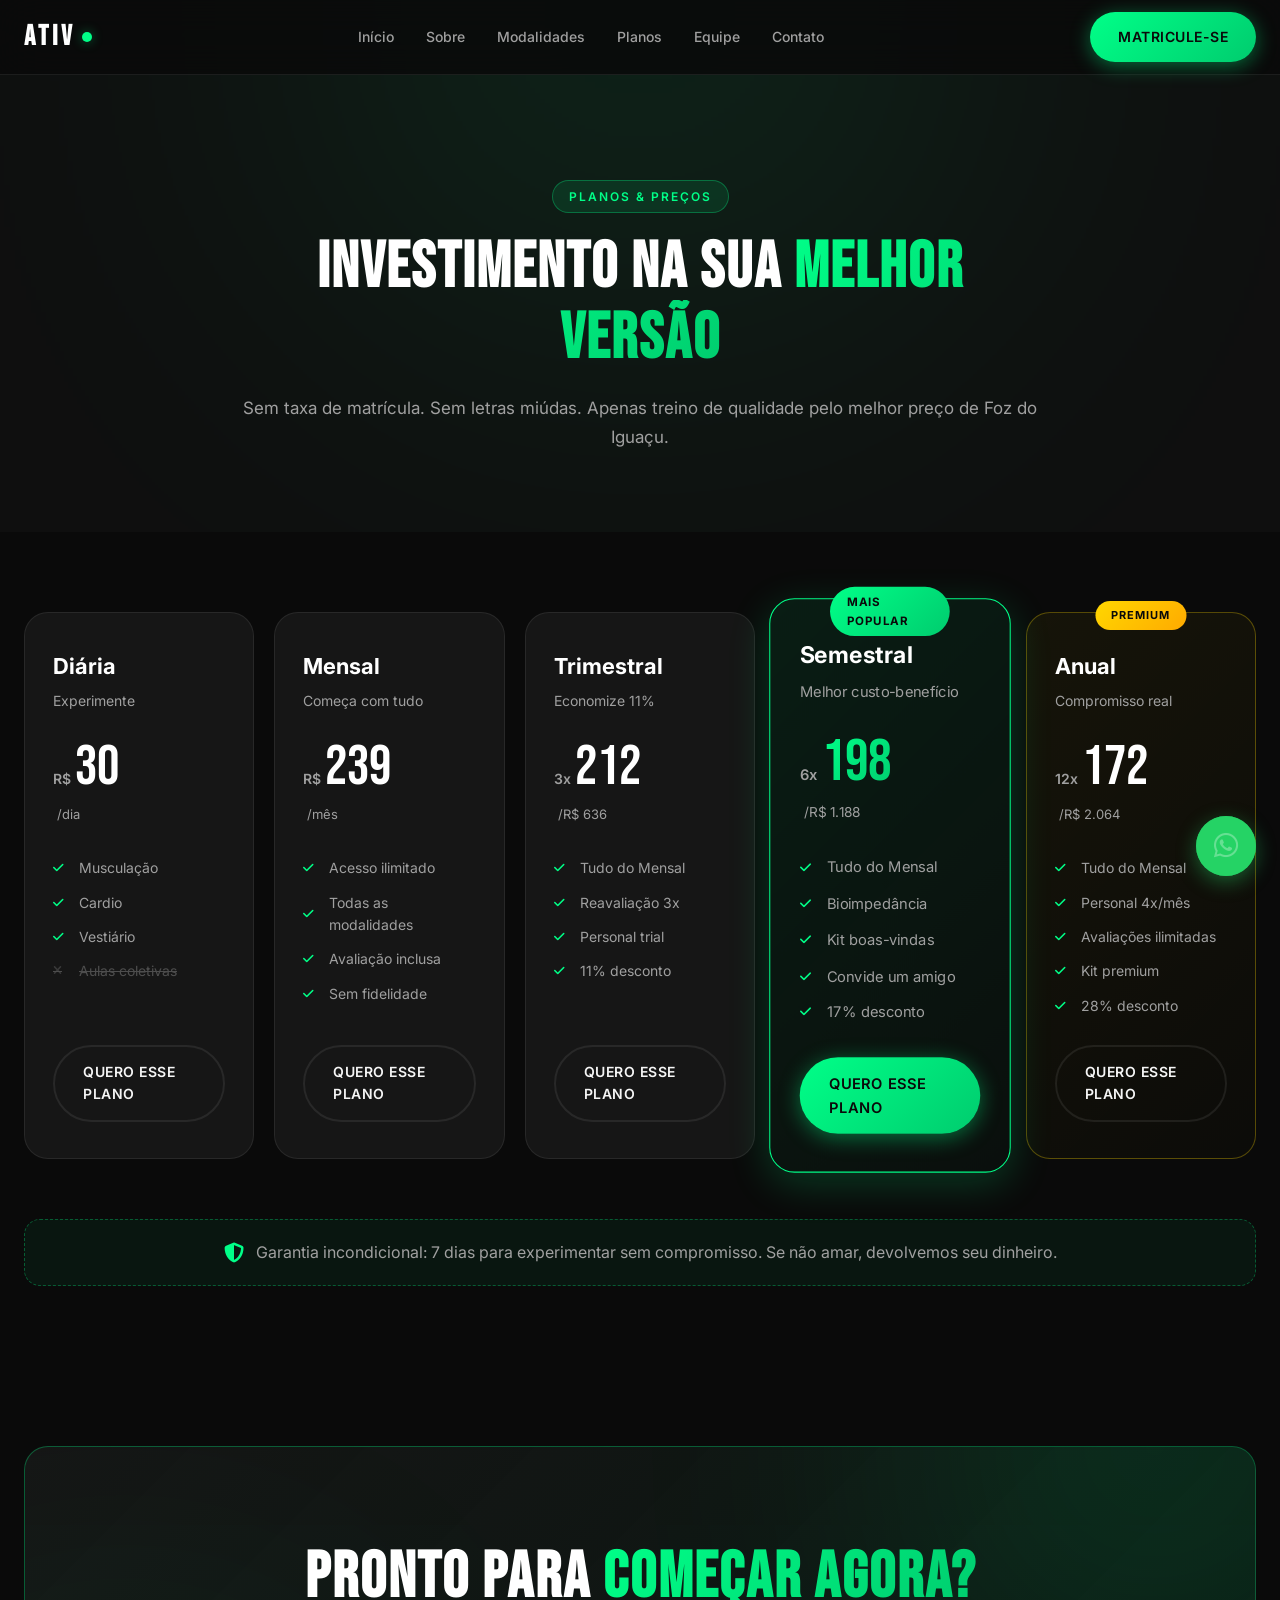
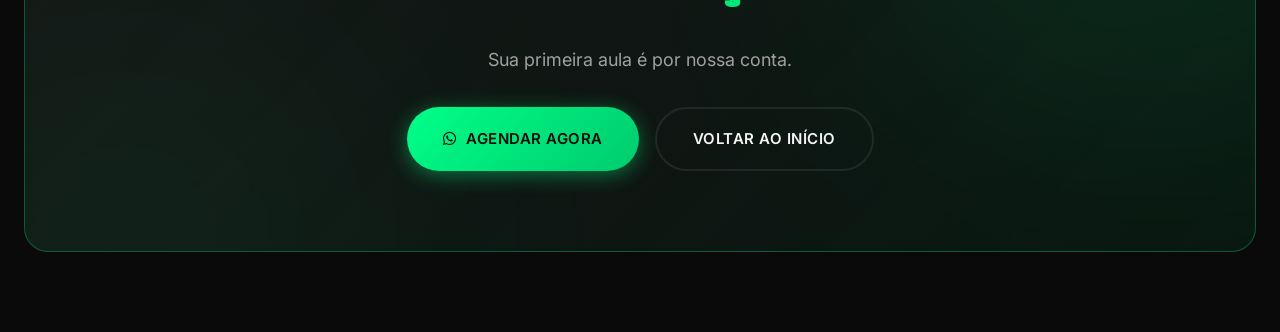
<file: pages/planos.html>
<!DOCTYPE html>
<html lang="pt-BR">
<head>
    <meta charset="UTF-8">
    <meta name="viewport" content="width=device-width, initial-scale=1.0">
    <meta name="description" content="Planos e preços da Ativ Academia em Foz do Iguaçu. Diária a partir de R$ 30 e mensalidade desde R$ 172.">
    <meta name="theme-color" content="#00ff88">
    <title>Planos & Preços | Ativ Academia</title>
    <link rel="icon" type="image/svg+xml" href="data:image/svg+xml,%3Csvg xmlns='http://www.w3.org/2000/svg' viewBox='0 0 100 100'%3E%3Crect width='100' height='100' rx='20' fill='%230a0a0a'/%3E%3Ctext x='50' y='68' font-family='Arial Black' font-size='52' font-weight='900' text-anchor='middle' fill='%2300ff88'%3EA%3C/text%3E%3C/svg%3E">
    <link rel="preconnect" href="https://fonts.googleapis.com">
    <link rel="preconnect" href="https://fonts.gstatic.com" crossorigin>
    <link href="https://fonts.googleapis.com/css2?family=Bebas+Neue&family=Inter:wght@300;400;500;600;700;800;900&display=swap" rel="stylesheet">
    <link rel="stylesheet" href="https://cdnjs.cloudflare.com/ajax/libs/font-awesome/6.5.1/css/all.min.css">
    <link rel="stylesheet" href="../css/style.css">
    <link rel="stylesheet" href="../css/inner.css">
</head>
<body>

    <a href="https://wa.me/554533777654?text=Olá!%20Vim%20pelo%20site%20da%20Ativ%20Academia" target="_blank" rel="noopener" class="floating-whatsapp" aria-label="Fale conosco pelo WhatsApp">
        <i class="fab fa-whatsapp"></i>
        <span class="pulse"></span>
    </a>

    <header class="header scrolled" id="header">
        <nav class="nav container">
            <a href="../index.html" class="nav-logo">
                <span class="logo-text">ATIV</span>
                <span class="logo-dot"></span>
            </a>
            <ul class="nav-menu" id="navMenu">
                <li><a href="../index.html" class="nav-link">Início</a></li>
                <li><a href="../index.html#sobre" class="nav-link">Sobre</a></li>
                <li><a href="../index.html#modalidades" class="nav-link">Modalidades</a></li>
                <li><a href="planos.html" class="nav-link active">Planos</a></li>
                <li><a href="../index.html#equipe" class="nav-link">Equipe</a></li>
                <li><a href="../index.html#contato" class="nav-link">Contato</a></li>
            </ul>
            <div class="nav-actions">
                <a href="https://wa.me/554533777654" target="_blank" rel="noopener" class="btn btn-primary nav-cta">Matricule-se</a>
                <button type="button" class="nav-toggle" id="navToggle" aria-label="Abrir menu de navegação">
                    <span></span><span></span><span></span>
                </button>
            </div>
        </nav>
    </header>

    <!-- Page Hero -->
    <section class="page-hero">
        <div class="container">
            <div class="page-hero-content">
                <span class="section-tag" data-aos="fade-up">Planos & Preços</span>
                <h1 class="section-title" data-aos="fade-up" data-aos-delay="100">Investimento na sua <span class="text-gradient">melhor versão</span></h1>
                <p class="section-subtitle" data-aos="fade-up" data-aos-delay="200">Sem taxa de matrícula. Sem letras miúdas. Apenas treino de qualidade pelo melhor preço de Foz do Iguaçu.</p>
            </div>
        </div>
    </section>

    <!-- Comparativo -->
    <section class="comparativo">
        <div class="container">
            <div class="planos-grid">
                <div class="plano-card" data-aos="fade-up">
                    <div class="plano-header"><h3>Diária</h3><p>Experimente</p></div>
                    <div class="plano-price"><span class="currency">R$</span><span class="value">30</span><span class="period">/dia</span></div>
                    <ul class="plano-features">
                        <li><i class="fas fa-check"></i> Musculação</li>
                        <li><i class="fas fa-check"></i> Cardio</li>
                        <li><i class="fas fa-check"></i> Vestiário</li>
                        <li class="disabled"><i class="fas fa-times"></i> Aulas coletivas</li>
                    </ul>
                    <a href="https://wa.me/554533777654" target="_blank" rel="noopener" class="btn btn-outline btn-block">Quero esse plano</a>
                </div>
                <div class="plano-card" data-aos="fade-up" data-aos-delay="100">
                    <div class="plano-header"><h3>Mensal</h3><p>Começa com tudo</p></div>
                    <div class="plano-price"><span class="currency">R$</span><span class="value">239</span><span class="period">/mês</span></div>
                    <ul class="plano-features">
                        <li><i class="fas fa-check"></i> Acesso ilimitado</li>
                        <li><i class="fas fa-check"></i> Todas as modalidades</li>
                        <li><i class="fas fa-check"></i> Avaliação inclusa</li>
                        <li><i class="fas fa-check"></i> Sem fidelidade</li>
                    </ul>
                    <a href="https://wa.me/554533777654" target="_blank" rel="noopener" class="btn btn-outline btn-block">Quero esse plano</a>
                </div>
                <div class="plano-card" data-aos="fade-up" data-aos-delay="200">
                    <div class="plano-header"><h3>Trimestral</h3><p>Economize 11%</p></div>
                    <div class="plano-price"><span class="currency">3x</span><span class="value">212</span><span class="period">/R$ 636</span></div>
                    <ul class="plano-features">
                        <li><i class="fas fa-check"></i> Tudo do Mensal</li>
                        <li><i class="fas fa-check"></i> Reavaliação 3x</li>
                        <li><i class="fas fa-check"></i> Personal trial</li>
                        <li><i class="fas fa-check"></i> 11% desconto</li>
                    </ul>
                    <a href="https://wa.me/554533777654" target="_blank" rel="noopener" class="btn btn-outline btn-block">Quero esse plano</a>
                </div>
                <div class="plano-card plano-featured" data-aos="fade-up" data-aos-delay="300">
                    <div class="plano-badge">Mais Popular</div>
                    <div class="plano-header"><h3>Semestral</h3><p>Melhor custo-benefício</p></div>
                    <div class="plano-price"><span class="currency">6x</span><span class="value">198</span><span class="period">/R$ 1.188</span></div>
                    <ul class="plano-features">
                        <li><i class="fas fa-check"></i> Tudo do Mensal</li>
                        <li><i class="fas fa-check"></i> Bioimpedância</li>
                        <li><i class="fas fa-check"></i> Kit boas-vindas</li>
                        <li><i class="fas fa-check"></i> Convide um amigo</li>
                        <li><i class="fas fa-check"></i> 17% desconto</li>
                    </ul>
                    <a href="https://wa.me/554533777654" target="_blank" rel="noopener" class="btn btn-primary btn-block">Quero esse plano</a>
                </div>
                <div class="plano-card plano-premium" data-aos="fade-up" data-aos-delay="400">
                    <div class="plano-badge plano-badge-premium">Premium</div>
                    <div class="plano-header"><h3>Anual</h3><p>Compromisso real</p></div>
                    <div class="plano-price"><span class="currency">12x</span><span class="value">172</span><span class="period">/R$ 2.064</span></div>
                    <ul class="plano-features">
                        <li><i class="fas fa-check"></i> Tudo do Mensal</li>
                        <li><i class="fas fa-check"></i> Personal 4x/mês</li>
                        <li><i class="fas fa-check"></i> Avaliações ilimitadas</li>
                        <li><i class="fas fa-check"></i> Kit premium</li>
                        <li><i class="fas fa-check"></i> 28% desconto</li>
                    </ul>
                    <a href="https://wa.me/554533777654" target="_blank" rel="noopener" class="btn btn-outline btn-block">Quero esse plano</a>
                </div>
            </div>
            <div class="planos-note" data-aos="fade-up">
                <i class="fas fa-shield-alt"></i>
                <p>Garantia incondicional: 7 dias para experimentar sem compromisso. Se não amar, devolvemos seu dinheiro.</p>
            </div>
        </div>
    </section>

    <!-- Voltar -->
    <section class="cta-final">
        <div class="container">
            <div class="cta-box" data-aos="zoom-in">
                <h2>Pronto para <span class="text-gradient">começar agora?</span></h2>
                <p>Sua primeira aula é por nossa conta.</p>
                <div class="cta-buttons">
                    <a href="https://wa.me/554533777654" target="_blank" rel="noopener" class="btn btn-primary btn-large"><i class="fab fa-whatsapp"></i> Agendar agora</a>
                    <a href="../index.html" class="btn btn-outline btn-large">Voltar ao início</a>
                </div>
            </div>
        </div>
    </section>

    <script src="../js/main.js"></script>
</body>
</html>
</file>
<file: css/style.css>
/* ============================================
   ATIV ACADEMIA - Premium Stylesheet
   Design: Dark, modern, vibrant green accents
   ============================================ */

/* CSS Variables */
:root {
    --color-primary: #00ff88;
    --color-primary-dark: #00cc6e;
    --color-primary-glow: rgba(0, 255, 136, 0.4);
    --color-bg: #0a0a0a;
    --color-bg-alt: #0f0f0f;
    --color-card: #161616;
    --color-card-hover: #1d1d1d;
    --color-border: rgba(255, 255, 255, 0.08);
    --color-border-hover: rgba(0, 255, 136, 0.3);
    --color-text: #f5f5f5;
    --color-text-muted: #a0a0a0;
    --color-text-dim: #6e6e6e;
    --color-white: #ffffff;
    --gradient-primary: linear-gradient(135deg, #00ff88 0%, #00cc6e 100%);
    --gradient-dark: linear-gradient(180deg, transparent 0%, rgba(10, 10, 10, 0.9) 100%);
    --gradient-glow: radial-gradient(circle at center, rgba(0, 255, 136, 0.15), transparent 70%);

    --font-display: 'Bebas Neue', 'Anton', sans-serif;
    --font-body: 'Inter', -apple-system, BlinkMacSystemFont, sans-serif;

    --container: 1280px;
    --radius-sm: 8px;
    --radius-md: 16px;
    --radius-lg: 24px;
    --radius-full: 9999px;

    --shadow-sm: 0 4px 20px rgba(0, 0, 0, 0.3);
    --shadow-md: 0 10px 40px rgba(0, 0, 0, 0.4);
    --shadow-glow: 0 10px 40px rgba(0, 255, 136, 0.2);

    --transition: 0.4s cubic-bezier(0.4, 0, 0.2, 1);
    --transition-slow: 0.8s cubic-bezier(0.4, 0, 0.2, 1);
}

/* Reset */
* {
    margin: 0;
    padding: 0;
    box-sizing: border-box;
}

html {
    scroll-behavior: smooth;
    scroll-padding-top: 80px;
}

body {
    font-family: var(--font-body);
    background: var(--color-bg);
    color: var(--color-text);
    line-height: 1.6;
    overflow-x: hidden;
    -webkit-font-smoothing: antialiased;
}

img { max-width: 100%; display: block; }
a { text-decoration: none; color: inherit; }
ul, ol { list-style: none; }
button { cursor: pointer; border: none; background: none; font-family: inherit; }

/* Container */
.container {
    max-width: var(--container);
    margin: 0 auto;
    padding: 0 24px;
    width: 100%;
}

/* Custom Scrollbar */
::-webkit-scrollbar { width: 10px; }
::-webkit-scrollbar-track { background: var(--color-bg); }
::-webkit-scrollbar-thumb { background: var(--color-primary-dark); border-radius: 10px; }
::-webkit-scrollbar-thumb:hover { background: var(--color-primary); }

/* Selection */
::selection { background: var(--color-primary); color: var(--color-bg); }

@keyframes pulse {
    0%, 100% { opacity: 1; }
    50% { opacity: 0.5; }
}

/* Scroll Progress Bar */
.scroll-progress {
    position: fixed;
    top: 0;
    left: 0;
    height: 3px;
    width: 0%;
    background: var(--gradient-primary);
    z-index: 1000;
    transition: width 0.1s ease;
    box-shadow: 0 0 10px var(--color-primary-glow);
}

/* ============================================
   FLOATING WHATSAPP
============================================ */
.floating-whatsapp {
    position: fixed;
    bottom: 24px;
    right: 24px;
    width: 60px;
    height: 60px;
    background: #25D366;
    border-radius: 50%;
    display: flex;
    align-items: center;
    justify-content: center;
    color: white;
    font-size: 28px;
    box-shadow: 0 6px 20px rgba(37, 211, 102, 0.4);
    z-index: 998;
    transition: transform var(--transition);
}
.floating-whatsapp:hover {
    transform: scale(1.1);
}
.floating-whatsapp .pulse {
    position: absolute;
    inset: 0;
    border-radius: 50%;
    background: #25D366;
    opacity: 0.7;
    animation: pulseRing 2s ease-out infinite;
}
@keyframes pulseRing {
    0% { transform: scale(1); opacity: 0.7; }
    100% { transform: scale(1.8); opacity: 0; }
}

/* ============================================
   HEADER / NAVIGATION
============================================ */
.header {
    position: fixed;
    top: 0;
    left: 0;
    width: 100%;
    z-index: 100;
    padding: 20px 0;
    transition: all var(--transition);
}
.header.scrolled {
    padding: 12px 0;
    background: rgba(10, 10, 10, 0.85);
    backdrop-filter: blur(20px);
    border-bottom: 1px solid var(--color-border);
}
.nav {
    display: flex;
    align-items: center;
    justify-content: space-between;
    gap: 40px;
}
.nav-logo {
    display: flex;
    align-items: center;
    gap: 6px;
    font-weight: 900;
}
.logo-text {
    font-family: var(--font-display);
    font-size: 28px;
    letter-spacing: 4px;
    color: var(--color-white);
}
.logo-dot {
    width: 10px;
    height: 10px;
    background: var(--color-primary);
    border-radius: 50%;
    box-shadow: 0 0 12px var(--color-primary-glow);
    animation: pulse 2s ease-in-out infinite;
}
.nav-menu {
    display: flex;
    align-items: center;
    gap: 32px;
    flex: 1;
    justify-content: center;
}
.nav-link {
    position: relative;
    font-size: 14px;
    font-weight: 500;
    color: var(--color-text-muted);
    transition: color var(--transition);
    padding: 8px 0;
}
.nav-link:hover, .nav-link.active {
    color: var(--color-primary);
}
.nav-link::after {
    content: '';
    position: absolute;
    bottom: 0;
    left: 50%;
    transform: translateX(-50%);
    width: 0;
    height: 2px;
    background: var(--color-primary);
    transition: width var(--transition);
}
.nav-link:hover::after, .nav-link.active::after {
    width: 100%;
}
.nav-actions {
    display: flex;
    align-items: center;
    gap: 16px;
}
.nav-toggle {
    display: none;
    flex-direction: column;
    gap: 5px;
}
.nav-toggle span {
    width: 28px;
    height: 2px;
    background: var(--color-text);
    transition: var(--transition);
}
.nav-toggle.active span:nth-child(1) { transform: rotate(45deg) translate(5px, 5px); }
.nav-toggle.active span:nth-child(2) { opacity: 0; }
.nav-toggle.active span:nth-child(3) { transform: rotate(-45deg) translate(7px, -7px); }

/* ============================================
   BUTTONS
============================================ */
.btn {
    display: inline-flex;
    align-items: center;
    justify-content: center;
    gap: 10px;
    padding: 14px 28px;
    border-radius: var(--radius-full);
    font-weight: 600;
    font-size: 14px;
    transition: all var(--transition);
    position: relative;
    overflow: hidden;
    cursor: pointer;
    text-transform: uppercase;
    letter-spacing: 0.5px;
}
.btn-primary {
    background: var(--gradient-primary);
    color: var(--color-bg);
    box-shadow: 0 4px 20px var(--color-primary-glow);
}
.btn-primary:hover {
    transform: translateY(-2px);
    box-shadow: 0 8px 30px var(--color-primary-glow);
}
.btn-outline {
    background: transparent;
    color: var(--color-text);
    border: 2px solid var(--color-border);
}
.btn-outline:hover {
    background: var(--color-primary);
    color: var(--color-bg);
    border-color: var(--color-primary);
    transform: translateY(-2px);
}
.btn-large {
    padding: 18px 36px;
    font-size: 15px;
}
.btn-block {
    width: 100%;
}

/* ============================================
   HERO
============================================ */
.hero {
    position: relative;
    min-height: 100vh;
    display: flex;
    align-items: center;
    overflow: hidden;
    padding: 120px 0 80px;
    isolation: isolate; /* Cria stacking context próprio para conter z-index dos filhos */
}
.hero-bg {
    position: absolute;
    inset: 0;
    z-index: 0;
    overflow: hidden;
}
.hero-image {
    position: absolute;
    inset: 0;
    width: 100%;
    height: 100%;
    object-fit: cover;
    opacity: 0.35;
    filter: grayscale(40%) contrast(1.1);
}
.hero-overlay {
    position: absolute;
    inset: 0;
    background: linear-gradient(180deg, rgba(10,10,10,0.6) 0%, rgba(10,10,10,0.8) 60%, var(--color-bg) 100%);
    z-index: 1;
}

.hero-shapes {
    position: absolute;
    inset: 0;
    overflow: hidden;
    pointer-events: none;
}
.shape {
    position: absolute;
    border-radius: 50%;
    filter: blur(80px);
    opacity: 0.4;
}
.shape-1 {
    width: 400px;
    height: 400px;
    background: var(--color-primary);
    top: -100px;
    right: -100px;
    animation: float 8s ease-in-out infinite;
}
.shape-2 {
    width: 300px;
    height: 300px;
    background: #00bbff;
    bottom: -50px;
    left: -50px;
    animation: float 10s ease-in-out infinite reverse;
}
.shape-3 {
    width: 200px;
    height: 200px;
    background: var(--color-primary);
    top: 50%;
    left: 40%;
    animation: float 12s ease-in-out infinite;
    opacity: 0.2;
}
@keyframes float {
    0%, 100% { transform: translate(0, 0); }
    50% { transform: translate(40px, -40px); }
}

.hero-container { position: relative; z-index: 2; }
.hero-content { max-width: 800px; }
.hero-tag {
    display: inline-flex;
    align-items: center;
    gap: 8px;
    padding: 8px 16px;
    background: rgba(0, 255, 136, 0.1);
    border: 1px solid rgba(0, 255, 136, 0.3);
    border-radius: var(--radius-full);
    color: var(--color-primary);
    font-size: 13px;
    font-weight: 500;
    margin-bottom: 24px;
    backdrop-filter: blur(10px);
}
.hero-title {
    font-family: var(--font-display);
    font-size: clamp(48px, 9vw, 120px);
    line-height: 0.95;
    letter-spacing: 2px;
    margin-bottom: 28px;
    color: var(--color-white);
}
.text-gradient {
    color: var(--color-primary); /* Fallback se gradiente não funcionar */
    background: var(--gradient-primary);
    -webkit-background-clip: text;
    -webkit-text-fill-color: transparent;
    background-clip: text;
}
@supports not (-webkit-background-clip: text) {
    .text-gradient { color: var(--color-primary); }
}
.hero-subtitle {
    font-size: 18px;
    color: var(--color-text-muted);
    max-width: 600px;
    margin-bottom: 40px;
    line-height: 1.7;
}
.hero-actions {
    display: flex;
    gap: 16px;
    flex-wrap: wrap;
    margin-bottom: 48px;
}
.hero-features {
    display: flex;
    gap: 32px;
    flex-wrap: wrap;
}
.feature-item {
    display: flex;
    align-items: center;
    gap: 8px;
    font-size: 14px;
    color: var(--color-text-muted);
}
.feature-item i {
    color: var(--color-primary);
    font-size: 18px;
}

.hero-scroll {
    position: absolute;
    bottom: 30px;
    left: 50%;
    transform: translateX(-50%);
    display: flex;
    flex-direction: column;
    align-items: center;
    gap: 12px;
    color: var(--color-text-dim);
    font-size: 12px;
    letter-spacing: 2px;
    text-transform: uppercase;
}
.scroll-indicator {
    width: 2px;
    height: 40px;
    background: linear-gradient(180deg, var(--color-primary), transparent);
    animation: scrollIndicator 2s ease-in-out infinite;
}
@keyframes scrollIndicator {
    0%, 100% { opacity: 0.3; transform: scaleY(0.5); }
    50% { opacity: 1; transform: scaleY(1); }
}

/* ============================================
   STATS
============================================ */
.stats {
    padding: 80px 0;
    background: var(--color-bg-alt);
    border-top: 1px solid var(--color-border);
    border-bottom: 1px solid var(--color-border);
}
.stats-grid {
    display: grid;
    grid-template-columns: repeat(4, 1fr);
    gap: 32px;
}
.stat-card {
    text-align: center;
    padding: 32px 16px;
    border-radius: var(--radius-md);
    transition: all var(--transition);
}
.stat-card:hover {
    background: var(--color-card);
    transform: translateY(-8px);
}
.stat-icon {
    width: 60px;
    height: 60px;
    margin: 0 auto 20px;
    background: rgba(0, 255, 136, 0.1);
    border-radius: 50%;
    display: flex;
    align-items: center;
    justify-content: center;
    color: var(--color-primary);
    font-size: 24px;
}
.stat-number {
    font-family: var(--font-display);
    font-size: 56px;
    color: var(--color-white);
    line-height: 1;
    margin-bottom: 8px;
    letter-spacing: 2px;
}
.stat-label {
    color: var(--color-text-muted);
    font-size: 14px;
    text-transform: uppercase;
    letter-spacing: 1px;
}

/* ============================================
   SECTION HEADER (Common)
============================================ */
section {
    padding: 120px 0;
    position: relative;
}
.section-header {
    text-align: center;
    max-width: 700px;
    margin: 0 auto 80px;
}
.section-tag {
    display: inline-block;
    padding: 6px 16px;
    background: rgba(0, 255, 136, 0.1);
    border: 1px solid rgba(0, 255, 136, 0.3);
    border-radius: var(--radius-full);
    color: var(--color-primary);
    font-size: 12px;
    font-weight: 600;
    letter-spacing: 2px;
    text-transform: uppercase;
    margin-bottom: 20px;
}
.section-title {
    font-family: var(--font-display);
    font-size: clamp(36px, 6vw, 64px);
    line-height: 1.1;
    letter-spacing: 2px;
    color: var(--color-white);
    margin-bottom: 20px;
}
.section-subtitle {
    color: var(--color-text-muted);
    font-size: 17px;
    line-height: 1.7;
}

/* ============================================
   ABOUT
============================================ */
.about-grid {
    display: grid;
    grid-template-columns: 1fr 1fr;
    gap: 80px;
    align-items: center;
}
.about-images {
    position: relative;
    height: 600px;
}
.about-img-main {
    position: absolute;
    top: 0;
    left: 0;
    width: 75%;
    height: 75%;
    border-radius: var(--radius-lg);
    overflow: hidden;
    box-shadow: var(--shadow-md);
}
.about-img-main img {
    width: 100%;
    height: 100%;
    object-fit: cover;
}
.about-img-secondary {
    position: absolute;
    bottom: 0;
    right: 0;
    width: 55%;
    height: 55%;
    border-radius: var(--radius-lg);
    overflow: hidden;
    border: 8px solid var(--color-bg);
    box-shadow: var(--shadow-md);
}
.about-img-secondary img {
    width: 100%;
    height: 100%;
    object-fit: cover;
}
.about-badge {
    position: absolute;
    top: 30px;
    right: 0;
    background: var(--gradient-primary);
    color: var(--color-bg);
    padding: 24px 28px;
    border-radius: var(--radius-md);
    text-align: center;
    box-shadow: var(--shadow-glow);
    z-index: 2;
}
.badge-number {
    display: block;
    font-family: var(--font-display);
    font-size: 48px;
    line-height: 1;
}
.badge-text {
    display: block;
    font-size: 12px;
    text-transform: uppercase;
    letter-spacing: 1px;
    max-width: 120px;
}
.about-content .section-title { text-align: left; }
.about-content .section-tag { text-align: left; }
.about-text {
    color: var(--color-text-muted);
    font-size: 16px;
    line-height: 1.8;
    margin-bottom: 16px;
}
.about-text strong {
    color: var(--color-text);
}
.about-features {
    margin: 40px 0;
    display: flex;
    flex-direction: column;
    gap: 24px;
}
.about-feature {
    display: flex;
    align-items: flex-start;
    gap: 16px;
}
.about-feature .feature-icon {
    width: 50px;
    height: 50px;
    background: rgba(0, 255, 136, 0.1);
    border-radius: 12px;
    display: flex;
    align-items: center;
    justify-content: center;
    color: var(--color-primary);
    font-size: 20px;
    flex-shrink: 0;
}
.about-feature h4 {
    color: var(--color-white);
    margin-bottom: 4px;
    font-size: 16px;
}
.about-feature p {
    color: var(--color-text-muted);
    font-size: 14px;
}

/* ============================================
   MODALIDADES
============================================ */
.modalidades { background: var(--color-bg-alt); }
.modalidades-grid {
    display: grid;
    grid-template-columns: repeat(3, 1fr);
    gap: 28px;
}
.modalidade-card {
    background: var(--color-card);
    border-radius: var(--radius-lg);
    overflow: hidden;
    transition: all var(--transition);
    border: 1px solid var(--color-border);
    position: relative;
}
.modalidade-card:hover {
    transform: translateY(-8px);
    border-color: var(--color-border-hover);
    box-shadow: var(--shadow-glow);
}
.card-image {
    position: relative;
    height: 240px;
    overflow: hidden;
}
.card-image img {
    width: 100%;
    height: 100%;
    object-fit: cover;
    transition: transform 0.6s ease;
}
.modalidade-card:hover .card-image img {
    transform: scale(1.1);
}
.card-overlay {
    position: absolute;
    inset: 0;
    background: linear-gradient(180deg, transparent 0%, rgba(22, 22, 22, 0.9) 100%);
}
.card-content {
    padding: 32px;
    position: relative;
}
.card-icon {
    width: 60px;
    height: 60px;
    background: var(--gradient-primary);
    border-radius: 16px;
    display: flex;
    align-items: center;
    justify-content: center;
    color: var(--color-bg);
    font-size: 24px;
    margin: -60px 0 24px;
    position: relative;
    z-index: 2;
    box-shadow: var(--shadow-glow);
}
.card-content h3 {
    color: var(--color-white);
    font-size: 24px;
    margin-bottom: 12px;
}
.card-content p {
    color: var(--color-text-muted);
    margin-bottom: 20px;
    line-height: 1.6;
}
.card-link {
    display: inline-flex;
    align-items: center;
    gap: 8px;
    color: var(--color-primary);
    font-weight: 600;
    font-size: 14px;
    transition: gap var(--transition);
}
.card-link:hover { gap: 14px; }

/* ============================================
   FEATURES
============================================ */
.features-grid {
    display: grid;
    grid-template-columns: repeat(3, 1fr);
    gap: 24px;
}
.feature-card {
    padding: 40px 32px;
    background: var(--color-card);
    border: 1px solid var(--color-border);
    border-radius: var(--radius-md);
    transition: all var(--transition);
    text-align: center;
}
.feature-card:hover {
    transform: translateY(-6px);
    border-color: var(--color-border-hover);
    background: var(--color-card-hover);
}
.feature-card-icon {
    width: 70px;
    height: 70px;
    margin: 0 auto 24px;
    background: rgba(0, 255, 136, 0.1);
    border-radius: 16px;
    display: flex;
    align-items: center;
    justify-content: center;
    color: var(--color-primary);
    font-size: 28px;
    transition: all var(--transition);
}
.feature-card:hover .feature-card-icon {
    background: var(--gradient-primary);
    color: var(--color-bg);
    transform: rotate(-8deg) scale(1.1);
}
.feature-card h3 {
    color: var(--color-white);
    font-size: 18px;
    margin-bottom: 12px;
}
.feature-card p {
    color: var(--color-text-muted);
    font-size: 14px;
    line-height: 1.6;
}

/* ============================================
   GALLERY
============================================ */
.gallery { background: var(--color-bg-alt); }
.gallery-grid {
    display: grid;
    grid-template-columns: repeat(4, 1fr);
    grid-template-rows: 280px 280px;
    gap: 20px;
}
.gallery-item {
    position: relative;
    border-radius: var(--radius-md);
    overflow: hidden;
    cursor: pointer;
    transition: all var(--transition);
}
.gallery-item img {
    width: 100%;
    height: 100%;
    object-fit: cover;
    transition: transform 0.8s ease;
}
.gallery-item:hover img {
    transform: scale(1.1);
}
.gallery-item-large {
    grid-column: span 2;
    grid-row: span 2;
}
.gallery-info {
    position: absolute;
    bottom: 0;
    left: 0;
    right: 0;
    padding: 24px;
    background: linear-gradient(180deg, transparent, rgba(0,0,0,0.9));
    color: var(--color-white);
    transform: translateY(20px);
    opacity: 0;
    transition: all var(--transition);
}
.gallery-item:hover .gallery-info {
    transform: translateY(0);
    opacity: 1;
}
.gallery-info h4 {
    font-size: 18px;
    margin-bottom: 4px;
}
.gallery-info p {
    color: var(--color-text-muted);
    font-size: 13px;
}

/* ============================================
   PLANOS
============================================ */
.planos-grid {
    display: grid;
    grid-template-columns: repeat(5, 1fr);
    gap: 20px;
    margin-bottom: 60px;
}
.plano-card {
    background: var(--color-card);
    border: 1px solid var(--color-border);
    border-radius: var(--radius-lg);
    padding: 36px 28px;
    transition: all var(--transition);
    position: relative;
    display: flex;
    flex-direction: column;
}
.plano-card:hover {
    transform: translateY(-8px);
    border-color: var(--color-border-hover);
}
.plano-featured {
    background: linear-gradient(135deg, rgba(0, 255, 136, 0.08), rgba(0, 255, 136, 0.02));
    border-color: var(--color-primary);
    box-shadow: var(--shadow-glow);
    z-index: 2;
}
/* Mantém scale após animação AOS terminar */
.plano-featured.aos-animate,
.plano-featured:not([data-aos]) { transform: scale(1.05); }
.plano-featured:hover,
.plano-featured.aos-animate:hover { transform: scale(1.05) translateY(-8px); }
.plano-premium {
    background: linear-gradient(135deg, rgba(255, 215, 0, 0.05), rgba(255, 215, 0, 0.01));
    border-color: rgba(255, 215, 0, 0.3);
}
.plano-badge {
    position: absolute;
    top: -12px;
    left: 50%;
    transform: translateX(-50%);
    background: var(--gradient-primary);
    color: var(--color-bg);
    padding: 6px 16px;
    border-radius: var(--radius-full);
    font-size: 11px;
    font-weight: 700;
    text-transform: uppercase;
    letter-spacing: 1px;
}
.plano-badge-premium {
    background: linear-gradient(135deg, #ffd700, #ffaa00);
    color: var(--color-bg);
}
.plano-header { margin-bottom: 28px; }
.plano-header h3 {
    color: var(--color-white);
    font-size: 22px;
    margin-bottom: 6px;
}
.plano-header p {
    color: var(--color-text-muted);
    font-size: 14px;
}
.plano-price {
    margin-bottom: 32px;
    display: flex;
    align-items: baseline;
    flex-wrap: wrap;
    gap: 4px;
}
.plano-price .currency {
    color: var(--color-text-muted);
    font-size: 14px;
    font-weight: 600;
}
.plano-price .value {
    font-family: var(--font-display);
    font-size: 56px;
    color: var(--color-white);
    line-height: 1;
}
.plano-featured .plano-price .value {
    background: var(--gradient-primary);
    -webkit-background-clip: text;
    -webkit-text-fill-color: transparent;
}
.plano-price .period {
    color: var(--color-text-muted);
    font-size: 13px;
    margin-left: 4px;
    flex-basis: 100%;
    margin-top: 4px;
}
.plano-features {
    flex: 1;
    margin-bottom: 28px;
    display: flex;
    flex-direction: column;
    gap: 12px;
}
.plano-features li {
    display: flex;
    align-items: center;
    gap: 10px;
    color: var(--color-text-muted);
    font-size: 14px;
}
.plano-features li i {
    color: var(--color-primary);
    font-size: 12px;
    width: 16px;
}
.plano-features li.disabled {
    opacity: 0.4;
    text-decoration: line-through;
}
.plano-features li.disabled i { color: var(--color-text-dim); }
.planos-note {
    display: flex;
    align-items: center;
    justify-content: center;
    gap: 12px;
    padding: 20px;
    background: rgba(0, 255, 136, 0.05);
    border: 1px dashed rgba(0, 255, 136, 0.3);
    border-radius: var(--radius-md);
    color: var(--color-text-muted);
}
.planos-note i {
    color: var(--color-primary);
    font-size: 20px;
}

/* ============================================
   EQUIPE
============================================ */
.equipe { background: var(--color-bg-alt); }
.equipe-grid {
    display: grid;
    grid-template-columns: repeat(4, 1fr);
    gap: 28px;
}
.equipe-card {
    background: var(--color-card);
    border-radius: var(--radius-lg);
    overflow: hidden;
    border: 1px solid var(--color-border);
    transition: all var(--transition);
}
.equipe-card:hover {
    transform: translateY(-8px);
    border-color: var(--color-border-hover);
    box-shadow: var(--shadow-glow);
}
.equipe-photo {
    position: relative;
    height: 340px;
    overflow: hidden;
}
.equipe-photo img {
    width: 100%;
    height: 100%;
    object-fit: cover;
    transition: transform 0.6s ease;
}
.equipe-card:hover .equipe-photo img {
    transform: scale(1.05);
}
.equipe-social {
    position: absolute;
    bottom: 0;
    left: 0;
    right: 0;
    background: linear-gradient(180deg, transparent, rgba(0,0,0,0.9));
    padding: 60px 20px 20px;
    display: flex;
    gap: 12px;
    justify-content: center;
    transform: translateY(100%);
    transition: transform var(--transition);
}
.equipe-card:hover .equipe-social {
    transform: translateY(0);
}
.equipe-social a {
    width: 40px;
    height: 40px;
    background: var(--color-primary);
    color: var(--color-bg);
    border-radius: 50%;
    display: flex;
    align-items: center;
    justify-content: center;
    transition: transform var(--transition);
}
.equipe-social a:hover {
    transform: translateY(-4px);
}
.equipe-info {
    padding: 24px;
    text-align: center;
}
.equipe-info h3 {
    color: var(--color-white);
    font-size: 20px;
    margin-bottom: 4px;
}
.equipe-info span {
    color: var(--color-primary);
    font-size: 13px;
    font-weight: 600;
    text-transform: uppercase;
    letter-spacing: 1px;
}
.equipe-info p {
    color: var(--color-text-muted);
    margin-top: 12px;
    font-size: 14px;
    line-height: 1.6;
}

/* ============================================
   FAQ
============================================ */
.faq-list {
    max-width: 800px;
    margin: 0 auto;
    display: flex;
    flex-direction: column;
    gap: 16px;
}
.faq-item {
    background: var(--color-card);
    border: 1px solid var(--color-border);
    border-radius: var(--radius-md);
    overflow: hidden;
    transition: border-color var(--transition);
}
.faq-item.active {
    border-color: var(--color-primary);
}
.faq-question {
    width: 100%;
    padding: 24px 28px;
    display: flex;
    align-items: center;
    justify-content: space-between;
    color: var(--color-text);
    font-weight: 600;
    font-size: 16px;
    text-align: left;
    transition: color var(--transition);
}
.faq-question:hover { color: var(--color-primary); }
.faq-question i {
    color: var(--color-primary);
    transition: transform var(--transition);
    font-size: 14px;
}
.faq-item.active .faq-question i {
    transform: rotate(45deg);
}
.faq-answer {
    max-height: 0;
    overflow: hidden;
    transition: max-height 0.5s ease, padding 0.3s ease;
    padding: 0 28px;
}
.faq-item.active .faq-answer {
    max-height: 300px;
    padding: 0 28px 24px;
}
.faq-answer p {
    color: var(--color-text-muted);
    line-height: 1.7;
}

/* ============================================
   CONTATO
============================================ */
.contato { background: var(--color-bg-alt); }
.contato-grid {
    display: grid;
    grid-template-columns: 1fr 1fr;
    gap: 60px;
    margin-bottom: 60px;
}
.contato-info .section-title,
.contato-info .section-tag,
.contato-info .section-subtitle { text-align: left; }
.contato-info .section-subtitle { margin-bottom: 40px; }
.contato-items {
    display: flex;
    flex-direction: column;
    gap: 24px;
    margin-bottom: 32px;
}
.contato-item {
    display: flex;
    align-items: flex-start;
    gap: 16px;
}
.contato-icon {
    width: 50px;
    height: 50px;
    background: rgba(0, 255, 136, 0.1);
    border-radius: 12px;
    display: flex;
    align-items: center;
    justify-content: center;
    color: var(--color-primary);
    font-size: 20px;
    flex-shrink: 0;
}
.contato-item h4 {
    color: var(--color-white);
    margin-bottom: 4px;
}
.contato-item p, .contato-item a {
    color: var(--color-text-muted);
    line-height: 1.6;
    transition: color var(--transition);
}
.contato-item a:hover { color: var(--color-primary); }

.contato-social {
    display: flex;
    gap: 12px;
}
.contato-social a {
    width: 44px;
    height: 44px;
    background: var(--color-card);
    border: 1px solid var(--color-border);
    border-radius: 50%;
    display: flex;
    align-items: center;
    justify-content: center;
    color: var(--color-text);
    font-size: 18px;
    transition: all var(--transition);
}
.contato-social a:hover {
    background: var(--color-primary);
    color: var(--color-bg);
    border-color: var(--color-primary);
    transform: translateY(-4px);
}

.contato-form-wrapper {
    background: var(--color-card);
    border: 1px solid var(--color-border);
    border-radius: var(--radius-lg);
    padding: 40px;
}
.contato-form h3 {
    color: var(--color-white);
    font-size: 24px;
    margin-bottom: 8px;
}
.contato-form > p {
    color: var(--color-text-muted);
    margin-bottom: 28px;
}
.form-group {
    position: relative;
    margin-bottom: 20px;
}
.form-row {
    display: grid;
    grid-template-columns: 1fr 1fr;
    gap: 16px;
}
.form-group input,
.form-group select,
.form-group textarea {
    width: 100%;
    padding: 16px;
    background: var(--color-bg);
    border: 1px solid var(--color-border);
    border-radius: var(--radius-sm);
    color: var(--color-text);
    font-family: inherit;
    font-size: 14px;
    transition: border-color var(--transition);
}
.form-group select {
    cursor: pointer;
}
.form-group select option {
    background: var(--color-bg);
}
.form-group textarea { resize: vertical; min-height: 100px; }
.form-group input:focus,
.form-group select:focus,
.form-group textarea:focus {
    outline: none;
    border-color: var(--color-primary);
}
.form-group label {
    position: absolute;
    left: 16px;
    top: 16px;
    color: var(--color-text-muted);
    font-size: 14px;
    transition: all var(--transition);
    pointer-events: none;
    background: transparent;
    padding: 0 6px;
}
.form-group input:focus + label,
.form-group input:not(:placeholder-shown) + label,
.form-group select:focus + label,
.form-group select:valid + label,
.form-group textarea:focus + label,
.form-group textarea:not(:placeholder-shown) + label {
    top: -8px;
    font-size: 12px;
    color: var(--color-primary);
    background: var(--color-card);
}
/* Garante que a label tenha fundo cor do card mesmo dentro do form */
.form-group input,
.form-group textarea,
.form-group select { color: var(--color-text); }

.map-wrapper {
    border-radius: var(--radius-lg);
    overflow: hidden;
    box-shadow: var(--shadow-md);
    border: 1px solid var(--color-border);
    line-height: 0; /* remove o gap fantasma do iframe */
}
.map-wrapper iframe {
    width: 100%;
    height: 400px;
    display: block;
    filter: invert(0.9) hue-rotate(180deg) saturate(0.6);
}

/* ============================================
   CTA FINAL
============================================ */
.cta-final { padding: 80px 0; }
.cta-box {
    background: linear-gradient(135deg, var(--color-card) 0%, rgba(0, 255, 136, 0.05) 100%);
    border: 1px solid var(--color-border-hover);
    border-radius: var(--radius-lg);
    padding: 80px 40px;
    text-align: center;
    position: relative;
    overflow: hidden;
}
.cta-box::before {
    content: '';
    position: absolute;
    width: 400px;
    height: 400px;
    background: var(--color-primary);
    filter: blur(150px);
    opacity: 0.2;
    top: -200px;
    right: -100px;
    border-radius: 50%;
}
.cta-box::after {
    content: '';
    position: absolute;
    width: 400px;
    height: 400px;
    background: var(--color-primary);
    filter: blur(150px);
    opacity: 0.1;
    bottom: -200px;
    left: -100px;
    border-radius: 50%;
}
.cta-box h2 {
    font-family: var(--font-display);
    font-size: clamp(36px, 6vw, 64px);
    color: var(--color-white);
    margin-bottom: 16px;
    position: relative;
    z-index: 2;
    letter-spacing: 2px;
}
.cta-box p {
    color: var(--color-text-muted);
    font-size: 18px;
    margin-bottom: 32px;
    position: relative;
    z-index: 2;
}
.cta-buttons {
    display: flex;
    gap: 16px;
    justify-content: center;
    flex-wrap: wrap;
    position: relative;
    z-index: 2;
}

/* ============================================
   FOOTER
============================================ */
.footer {
    background: #050505;
    padding: 80px 0 24px;
    border-top: 1px solid var(--color-border);
}
.footer-grid {
    display: grid;
    grid-template-columns: 2fr 1fr 1fr 1.5fr;
    gap: 60px;
    margin-bottom: 60px;
}
.footer-col h4 {
    color: var(--color-white);
    margin-bottom: 20px;
    font-size: 16px;
    text-transform: uppercase;
    letter-spacing: 1px;
}
.footer-logo {
    display: flex;
    align-items: center;
    gap: 6px;
    margin-bottom: 20px;
}
.footer-col p {
    color: var(--color-text-muted);
    line-height: 1.7;
    margin-bottom: 24px;
}
.footer-social {
    display: flex;
    gap: 12px;
}
.footer-social a {
    width: 40px;
    height: 40px;
    background: var(--color-card);
    border-radius: 50%;
    display: flex;
    align-items: center;
    justify-content: center;
    color: var(--color-text);
    transition: all var(--transition);
}
.footer-social a:hover {
    background: var(--color-primary);
    color: var(--color-bg);
    transform: translateY(-4px);
}
.footer-col ul {
    display: flex;
    flex-direction: column;
    gap: 12px;
}
.footer-col li a {
    color: var(--color-text-muted);
    font-size: 14px;
    transition: color var(--transition);
}
.footer-col li a:hover { color: var(--color-primary); }
.footer-contact li {
    color: var(--color-text-muted);
    font-size: 14px;
    display: flex;
    align-items: flex-start;
    gap: 10px;
    line-height: 1.6;
}
.footer-contact li i {
    color: var(--color-primary);
    margin-top: 4px;
    flex-shrink: 0;
}
.footer-bottom {
    padding-top: 24px;
    border-top: 1px solid var(--color-border);
    display: flex;
    justify-content: space-between;
    align-items: center;
    flex-wrap: wrap;
    gap: 12px;
}
.footer-bottom p {
    color: var(--color-text-dim);
    font-size: 13px;
}
.footer-bottom i { color: var(--color-primary); }

/* ============================================
   ANIMATIONS / AOS-style
============================================ */
[data-aos] {
    opacity: 0;
    transition: all 0.8s ease;
}
[data-aos="fade-up"] { transform: translateY(40px); }
[data-aos="fade-down"] { transform: translateY(-40px); }
[data-aos="fade-left"] { transform: translateX(40px); }
[data-aos="fade-right"] { transform: translateX(-40px); }
[data-aos="zoom-in"] { transform: scale(0.9); }
[data-aos].aos-animate {
    opacity: 1;
    transform: translate(0, 0) scale(1);
}
/* Override AOS para manter o scale do plano destacado (especificidade maior + ordem depois) */
.plano-card.plano-featured.aos-animate { transform: scale(1.05); }
.plano-card.plano-featured.aos-animate:hover { transform: scale(1.05) translateY(-8px); }

/* ============================================
   RESPONSIVE
============================================ */
@media (max-width: 1100px) {
    .stats-grid { grid-template-columns: repeat(2, 1fr); }
    .modalidades-grid, .features-grid, .equipe-grid { grid-template-columns: repeat(2, 1fr); }
    .planos-grid { grid-template-columns: repeat(2, 1fr); gap: 32px 20px; }
    .plano-card.plano-featured.aos-animate,
    .plano-featured:not([data-aos]) { transform: none; }
    .plano-card.plano-featured.aos-animate:hover { transform: translateY(-8px); }
    .gallery-grid {
        grid-template-columns: repeat(2, 1fr);
        grid-template-rows: auto;
    }
    .gallery-item-large { grid-column: span 2; }
    .gallery-item { min-height: 240px; }
    .footer-grid { grid-template-columns: 1fr 1fr; }
}

/* Acessibilidade: respeitar preferência de movimento reduzido */
@media (prefers-reduced-motion: reduce) {
    *, *::before, *::after {
        animation-duration: 0.01ms !important;
        animation-iteration-count: 1 !important;
        transition-duration: 0.01ms !important;
        scroll-behavior: auto !important;
    }
    [data-aos] { opacity: 1 !important; transform: none !important; }
    .shape, .scroll-indicator, .logo-dot, .floating-whatsapp .pulse { animation: none !important; }
}

/* Dispositivos sem hover (celulares/tablets): mostra labels e ícones sociais sempre */
@media (hover: none) {
    .gallery-info {
        opacity: 1;
        transform: translateY(0);
        background: linear-gradient(180deg, transparent 40%, rgba(0,0,0,0.85));
    }
    .equipe-social {
        transform: translateY(0);
        padding: 40px 20px 16px;
    }
}

@media (max-width: 900px) {
    section { padding: 80px 0; }
    .nav-menu {
        position: fixed;
        top: 0;
        right: -100%;
        width: 80%;
        max-width: 320px;
        height: 100vh;
        background: var(--color-bg-alt);
        flex-direction: column;
        justify-content: flex-start;
        padding: 100px 32px 32px;
        gap: 24px;
        transition: right var(--transition);
        border-left: 1px solid var(--color-border);
    }
    .nav-menu.active { right: 0; }
    .nav-toggle { display: flex; }
    .nav-cta { display: none; }
    .about-grid, .contato-grid {
        grid-template-columns: 1fr;
        gap: 40px;
    }
    .about-images { height: 400px; }
    .hero-title { font-size: 56px; }
    .hero-actions { flex-direction: column; align-items: stretch; }
    .hero-features { flex-direction: column; gap: 12px; }
    .section-header { margin-bottom: 60px; }
}

@media (max-width: 600px) {
    .container { padding: 0 20px; }
    .stats-grid { grid-template-columns: 1fr; }
    .modalidades-grid, .features-grid, .equipe-grid, .planos-grid {
        grid-template-columns: 1fr;
    }
    .gallery-grid { grid-template-columns: 1fr; }
    .gallery-item-large { grid-column: span 1; }
    .form-row { grid-template-columns: 1fr; }
    .footer-grid { grid-template-columns: 1fr; gap: 40px; }
    .footer-bottom { flex-direction: column; text-align: center; }
    .cta-box { padding: 60px 24px; }
    .cta-buttons { flex-direction: column; }
    .cta-buttons .btn { width: 100%; }
    .about-img-main { width: 85%; height: 70%; }
    .about-img-secondary { width: 60%; height: 50%; }
    .about-badge { padding: 16px 20px; top: 20px; }
    .badge-number { font-size: 36px; }
    .hero-title { font-size: 44px; }
    .stat-number { font-size: 44px; }
    .contato-form-wrapper { padding: 28px; }
}
</file>
<file: css/inner.css>
/* ============================================
   ATIV ACADEMIA - Inner Pages Stylesheet
============================================ */

.page-hero {
    padding: 180px 0 80px;
    background: var(--color-bg-alt);
    text-align: center;
    position: relative;
    overflow: hidden;
}
.page-hero::before {
    content: '';
    position: absolute;
    width: 600px;
    height: 600px;
    background: var(--color-primary);
    filter: blur(180px);
    opacity: 0.1;
    top: -300px;
    left: 50%;
    transform: translateX(-50%);
}
.page-hero-content {
    position: relative;
    z-index: 2;
    max-width: 800px;
    margin: 0 auto;
}
.comparativo {
    padding: 80px 0;
}
</file>
